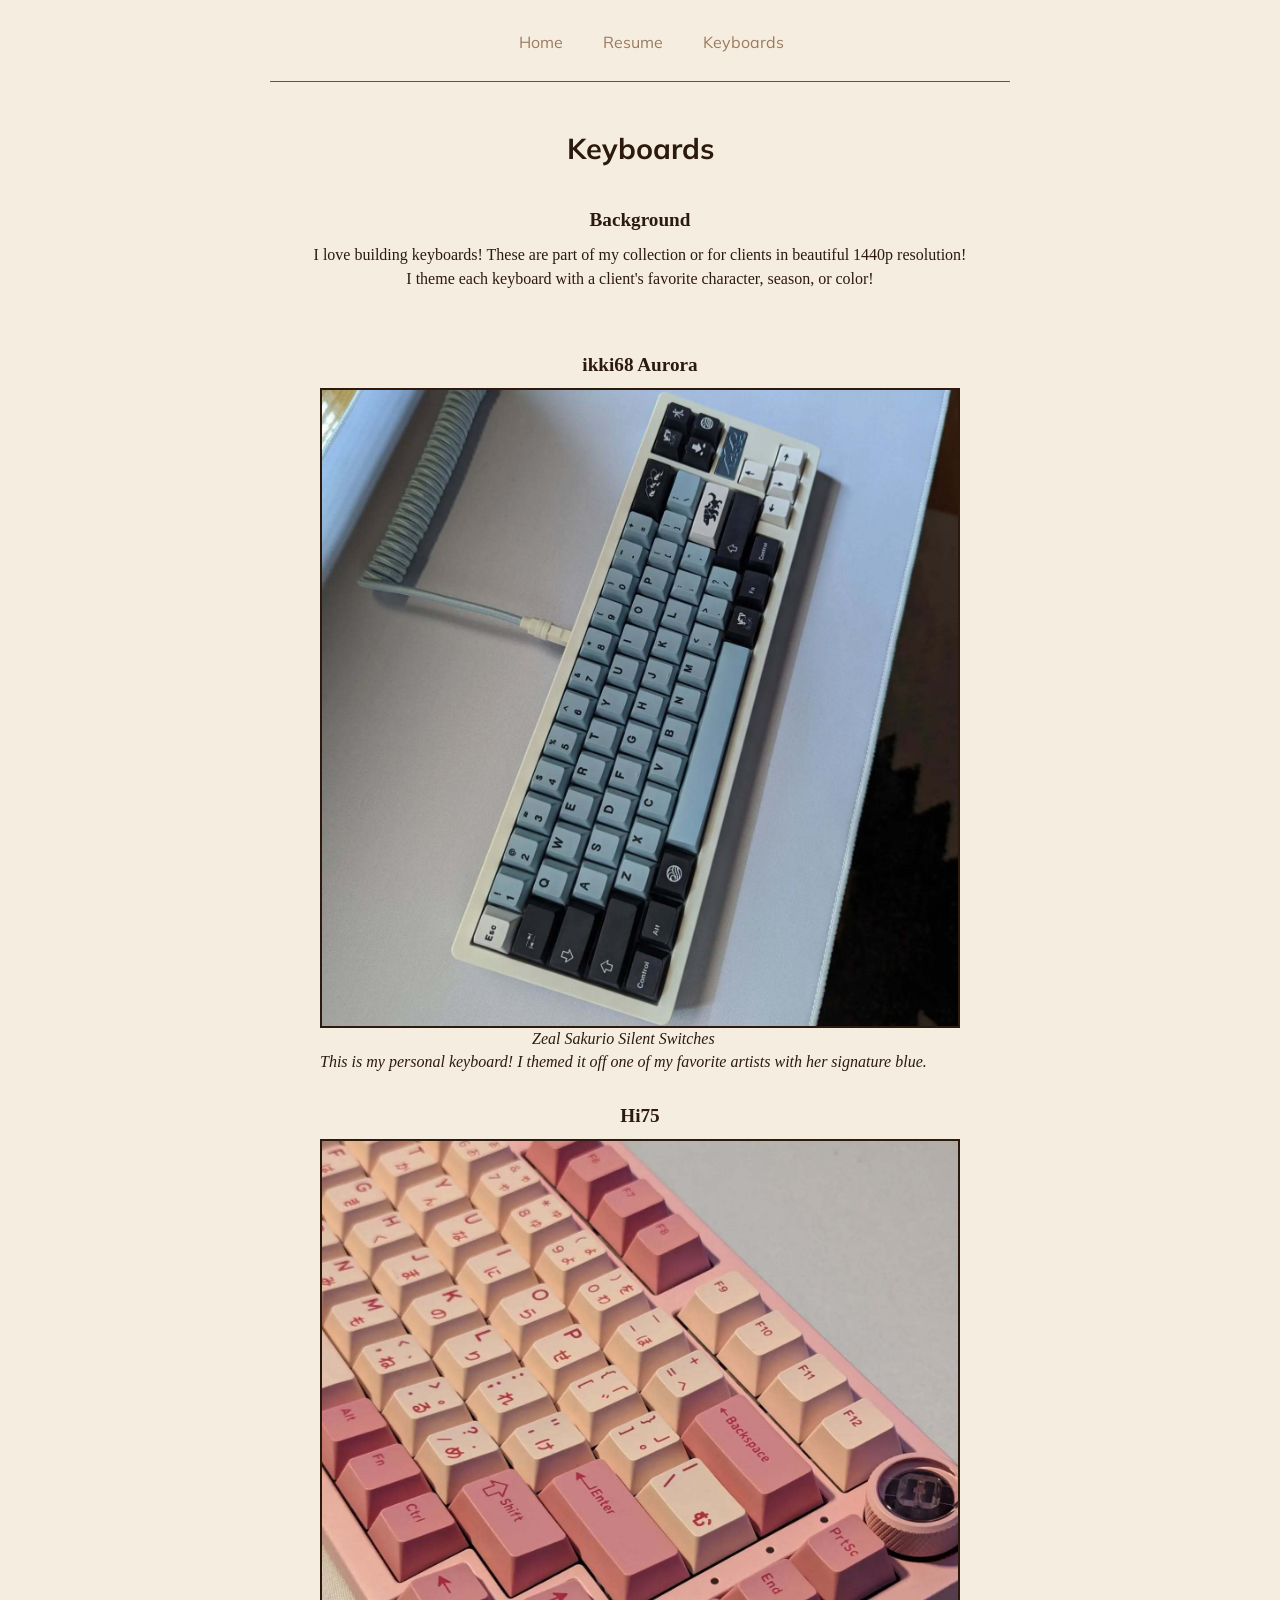
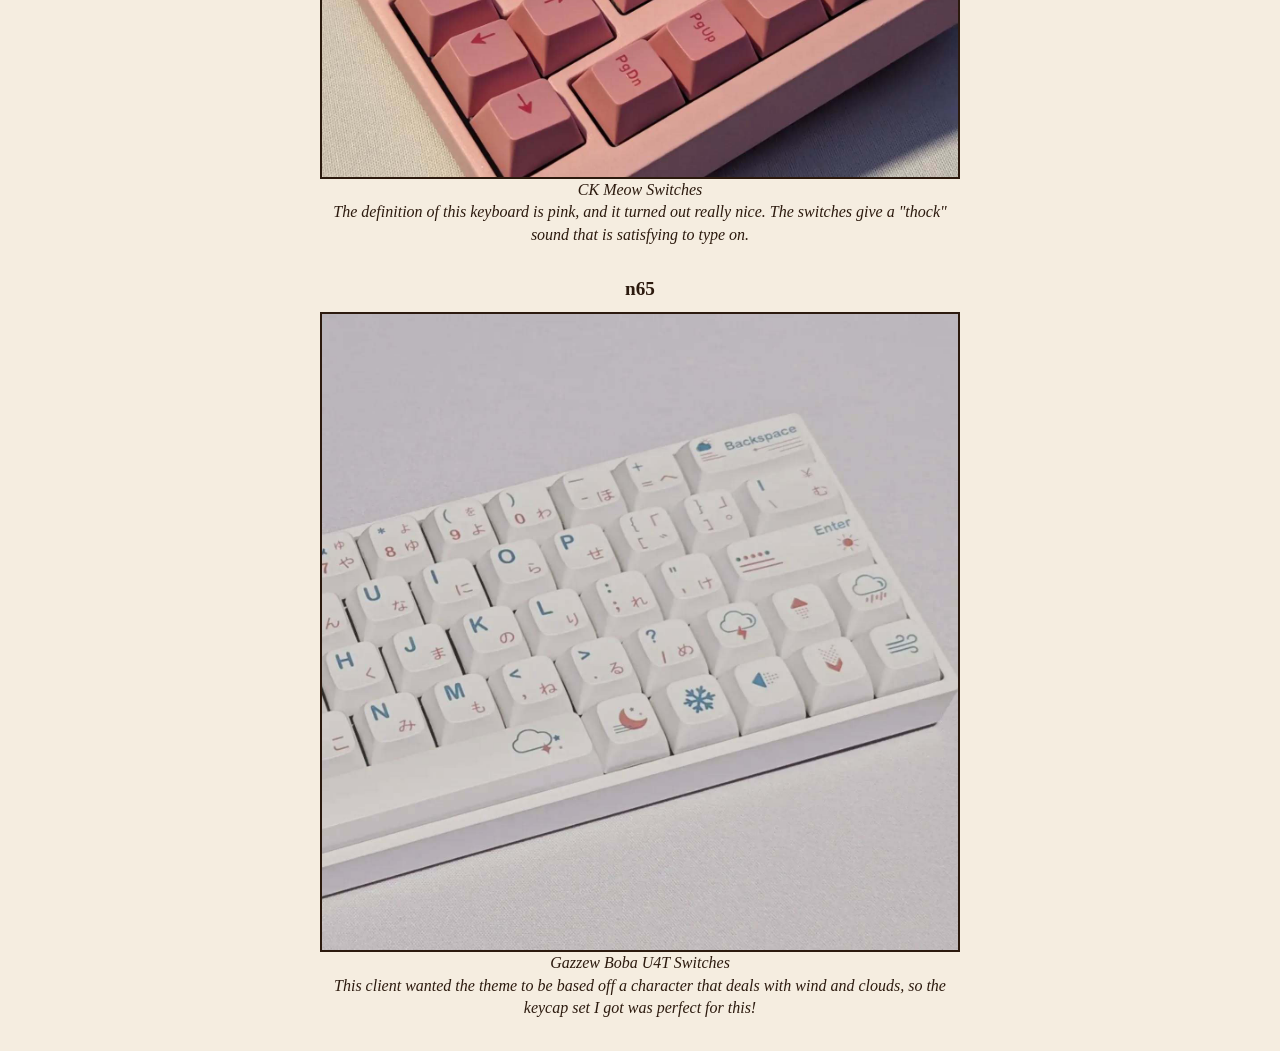
<file: keyboards.html>
<!DOCTYPE html>
<html lang="en">
<head>
  <meta charset="utf-8">
  <title>Keyboards</title>
  <link rel="stylesheet" href="css/reset.css">
  <link rel="stylesheet" href="css/style.css">
</head>
<body>
  <header>
    <nav>
      <ul>
        <li><a href="index.html">Home</a></li>
        <li><a href="resume.html">Resume</a></li>
        <li><a href="keyboards.html">Keyboards</a></li>
      </ul>
    </nav>
  </header>
  <h1>Keyboards</h1>
  <section id="info">
    <h2>Background</h2>
    <p>I love building keyboards! These are part of my collection or for clients in beautiful 1440p resolution!</p>
    <p>I theme each keyboard with a client's favorite character, season, or color!</p>
  </section>
  <section id="keyboard-pictures">
    <div class="keyboard">
      <h2>ikki68 Aurora</h2>
      <img src="images/ikki68.jpg" alt="Picture of ikki68 Aurora Mizu with Sakurio switches">
      <div class="caption">
        <p>Zeal Sakurio Silent Switches</p>
        <p>This is my personal keyboard! I themed it off one of my favorite artists with her signature blue.</p>
      </div>
    </div>
    <div class="keyboard">
      <h2>Hi75</h2>
      <img src="images/pink.jpg" alt="Picture of Hi75 with CK Meow Switches">
      <div class="caption">
        <p>CK Meow Switches</p>
        <p>The definition of this keyboard is pink, and it turned out really nice. The switches give a "thock" sound that is satisfying to type on.</p>
      </div>
    </div>
    <div class="keyboard">
      <h2>n65</h2>
      <img src="images/cloud.jpg" alt="Picture of n65 with Boba U4T Switches">
      <div class="caption">
        <p>Gazzew Boba U4T Switches</p>
        <p>This client wanted the theme to be based off a character that deals with wind and clouds, so the keycap set I got was perfect for this!</p>
      </div>
    </div>
  </section>
</body>
</html>
</file>
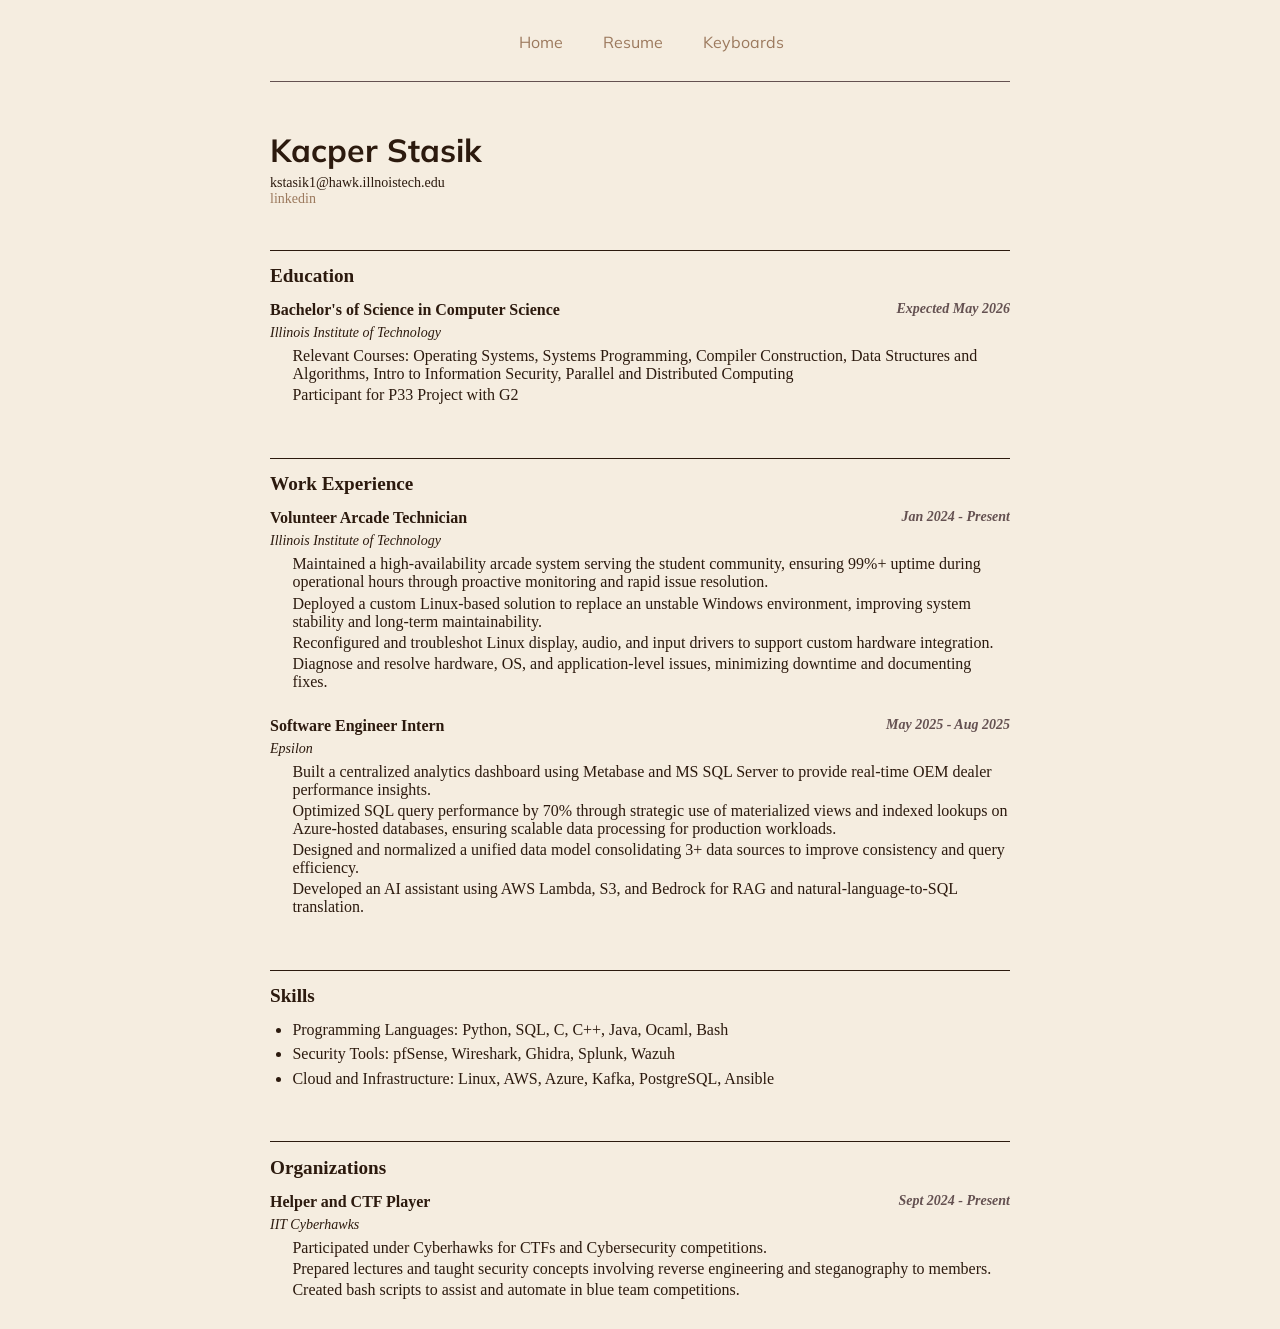
<file: resume.html>
<!DOCTYPE html>
<html lang="en">
<head>
  <meta charset="utf-8">
  <title>Resume</title>
  <link rel="stylesheet" href="css/reset.css">
  <link rel="stylesheet" href="css/style.css">
</head>
<body>
  <header>
    <nav>
      <ul>
        <li><a href="index.html">Home</a></li>
        <li><a href="resume.html">Resume</a></li>
        <li><a href="keyboards.html">Keyboards</a></li>
      </ul>
    </nav>
  </header>

  <div class="resume-container">

    <section id="contact">
      <h1>Kacper Stasik</h1>
      <div class="contact-details">
        <p>kstasik1@hawk.illnoistech.edu</p>
        <a href="https://www.linkedin.com/in/kacper1/">linkedin</a>
      </div>
    </section>
    <section id="education">
      <h2>Education</h2>
      <div class="work">
        <h3>Bachelor's of Science in Computer Science
          <span class="date">Expected May 2026</span>
        </h3>
        <h4>Illinois Institute of Technology</h4>
        <ul>
          <li>Relevant Courses: Operating Systems, Systems Programming, Compiler Construction, Data Structures and Algorithms, Intro to Information Security, Parallel and Distributed Computing</li>
          <li>Participant for P33 Project with G2</li>
        </ul>
      </div>
    </section>

    <section id="experience">
      <h2>Work Experience</h2>
      <div class="work">
        <h3>Volunteer Arcade Technician
          <span class="date">Jan 2024 - Present</span>
        </h3>
        <h4>Illinois Institute of Technology</h4>
        <ul>
          <li>Maintained a high-availability arcade system serving the student community, ensuring 99%+ uptime during operational hours through proactive monitoring and rapid issue resolution.</li>
          <li>Deployed a custom Linux-based solution to replace an unstable Windows environment, improving system stability and long-term maintainability.</li>
          <li>Reconfigured and troubleshot Linux display, audio, and input drivers to support custom hardware integration.</li>
          <li>Diagnose and resolve hardware, OS, and application-level issues, minimizing downtime and documenting fixes.</li>
        </ul>
      </div>
      <div class="work">
        <h3>Software Engineer Intern
          <span class="date">May 2025 - Aug 2025</span>
        </h3>
        <h4>Epsilon</h4>
        <ul>
          <li>Built a centralized analytics dashboard using Metabase and MS SQL Server to provide real-time OEM dealer performance insights.</li>
          <li>Optimized SQL query performance by 70% through strategic use of materialized views and indexed lookups on Azure-hosted databases, ensuring scalable data processing for production workloads.</li>
          <li>Designed and normalized a unified data model consolidating 3+ data sources to improve consistency and query efficiency.</li>
          <li>Developed an AI assistant using AWS Lambda, S3, and Bedrock for RAG and natural-language-to-SQL translation.</li>
        </ul>
      </div>
    </section>

    <section id="skills">
      <h2>Skills</h2>
      <ul>
        <li>Programming Languages: Python, SQL, C, C++, Java, Ocaml, Bash</li>
        <li>Security Tools: pfSense, Wireshark, Ghidra, Splunk, Wazuh</li>
        <li>Cloud and Infrastructure: Linux, AWS, Azure, Kafka, PostgreSQL, Ansible</li>
      </ul>
    </section>

    <section id="organizations">
      <h2>Organizations</h2>
      <div class="work">
        <h3>Helper and CTF Player
          <span class="date">Sept 2024 - Present</span>
        </h3>
        <h4>IIT Cyberhawks</h4>
        <ul>
          <li>Participated under Cyberhawks for CTFs and Cybersecurity competitions.</li>
          <li>Prepared lectures and taught security concepts involving reverse engineering and steganography to members.</li>
          <li>Created bash scripts to assist and automate in blue team competitions.</li>
        </ul>
      </div>
    </section>

  </div>
</body>
</html>
</file>
<file: css/style.css>
@import url('https://fonts.googleapis.com/css?family=Muli&display=swap');

html {
  box-sizing: border-box;
  margin: 0;
  padding: 0;
}

body {
  font-family: Verdana, Geneva, Tahoma, serif;
  background-color: #f5ede0;
  color: #2c1a0e;
  font-size: 1rem;
  text-align: center;
  margin: 0 auto;
}

header {
  font-family: "Muli", Verdana, Geneva, serif;
  max-width: 740px;
  margin: 2rem auto 3rem;
  border-bottom: 1px solid #645151;
  padding-bottom: 1rem;
  position: relative;
}

header nav ul {
  display: flex;
  justify-content: center;
  gap: 2.5rem;
  list-style: none;
}

header nav ul li a {
  font-size: 1rem;
  text-decoration: none;
  color: #9c7a5e;
}

header nav ul li a:hover {
  color: #2c1a0e;
}

h1 {
  font-family: "Muli", Verdana, Geneva, serif;
  font-size: 1.8rem;
  margin-bottom: 1.5rem;
}

h2 {
  font-weight: bold;
  font-size: 1.2rem;
  margin-bottom: 0.75rem;
  padding-top: 1em;
}

h3 {
  font-size: 1rem;
  font-weight: bold;
  margin-bottom: 2px;
}

h4 {
  font-size: 0.875rem;
  font-weight: normal;
  font-style: italic;
  margin: 6px 0;
}

ol, ul {
  padding-left: 1.4rem;
  margin-bottom: 0.6rem;
  text-align: left;
}

li {
  margin-bottom: 0.2rem;
}

video {
  display: block;
  margin: 0.75rem auto 0;
  max-width: 360px;
  border: 5px solid #b47e59;
}

img {
  display: block;
  max-width: 100%;
  border: 2px solid #2c1a0e;
  margin: 0 auto;
}

a {
  color: #9c7a5e;
}

a:hover {
  color: #2c1a0e;
}


/* index page styling */

#bio {
  max-width: 500px;
  margin: 0 auto 2rem;
}

#bio p {
  line-height: 1.6em;
}

#hobbies h3 {
  font-size: 1.1rem;
  font-weight: bold;
  margin-bottom: 0.5rem;
  color: #7a4f2e;
  border-bottom: 2px solid #2c1a0e;
}

.hobby {
  max-width: 500px;
  margin: 0 auto 1.5rem;
  text-align: left;
}

.hobby p {
  line-height: 1.5em;
}

.hobby ol,
.hobby ul {
  display: block;
  text-align: left;
  list-style: disc;
}

/* keyboard page styling */

.caption {
  float: left;
  max-width: 40rem;
  padding-bottom: 2em;
  font-style: italic;
  line-height: 1.4em;
}

#keyboard-pictures {
  max-width: 40rem;
  margin: 0 auto;
}

#keyboard-pictures .keyboard {
  margin-bottom: 3rem;
}

#info h2 {
  padding-top: 1em;
}

#info p {
  line-height: 1.5em;
}

/* resume page styling */

.resume-container {
  width: 740px;
  margin: 0 auto;
  text-align: left;
}

#contact {
  margin-bottom: 28px;
  padding-bottom: 15px;
  overflow: hidden;
}

#contact h1 {
  font-size: 2rem;
  font-weight: bold;
  margin-bottom: 5px;
  border-top: none;
}

#contact .contact-details {
  float: left;
  text-align: left;
  font-size: 0.875rem;
}

section {
  margin-bottom: 24px;
  padding-bottom: 20px;
}

.resume-container h2 {
  border-top: 1px solid #2c1a0e;
  padding-top: 0.75em;
  margin-bottom: 14px;
}

.work {
  margin-bottom: 16px;
  overflow: hidden;
}
 
.work:last-child {
  margin-bottom: 0;
}

.work .date {
  float: right;
  font-size: 0.875rem;
  font-style: italic;
  color: #645151;
}

#skills ul {
  list-style: disc;
  text-align: left;
  padding-left: 1.4rem;
  display: block;
}

#skills li {
  margin-bottom: 0.4rem;
}
</file>
